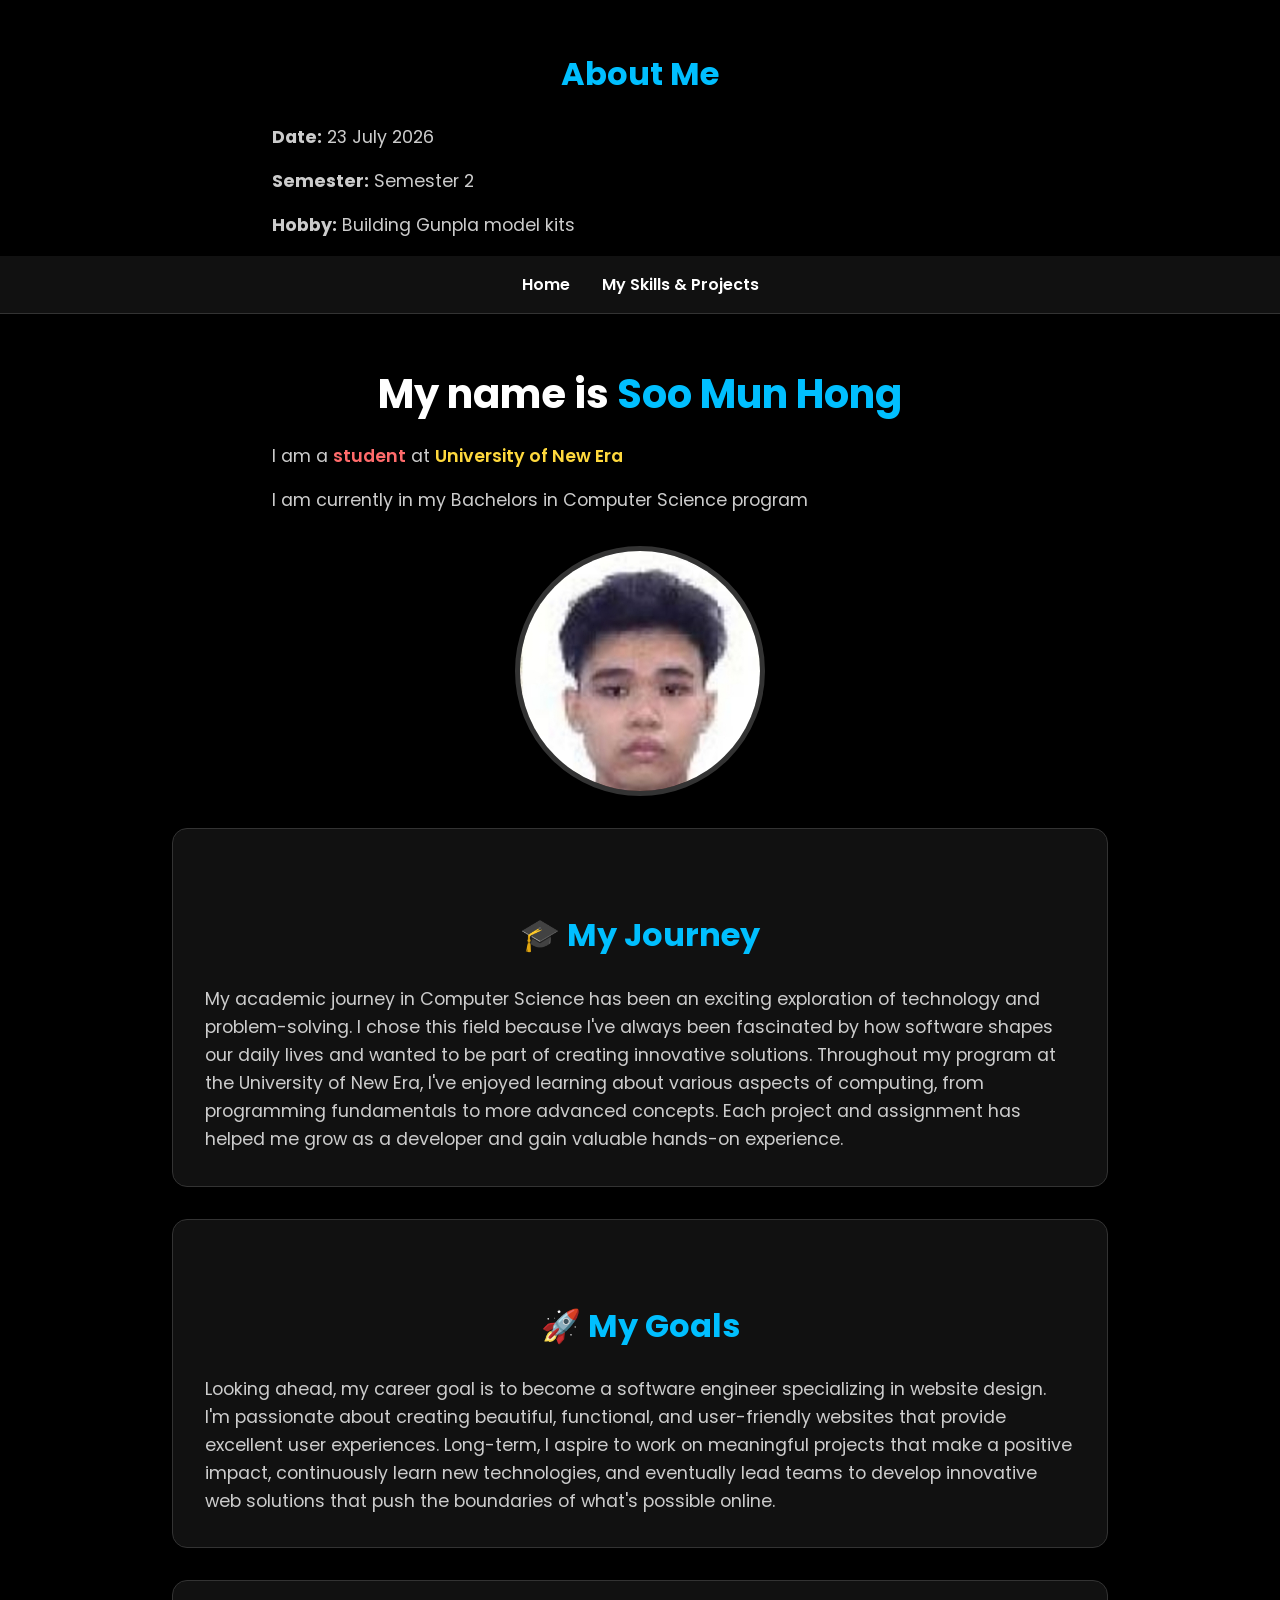
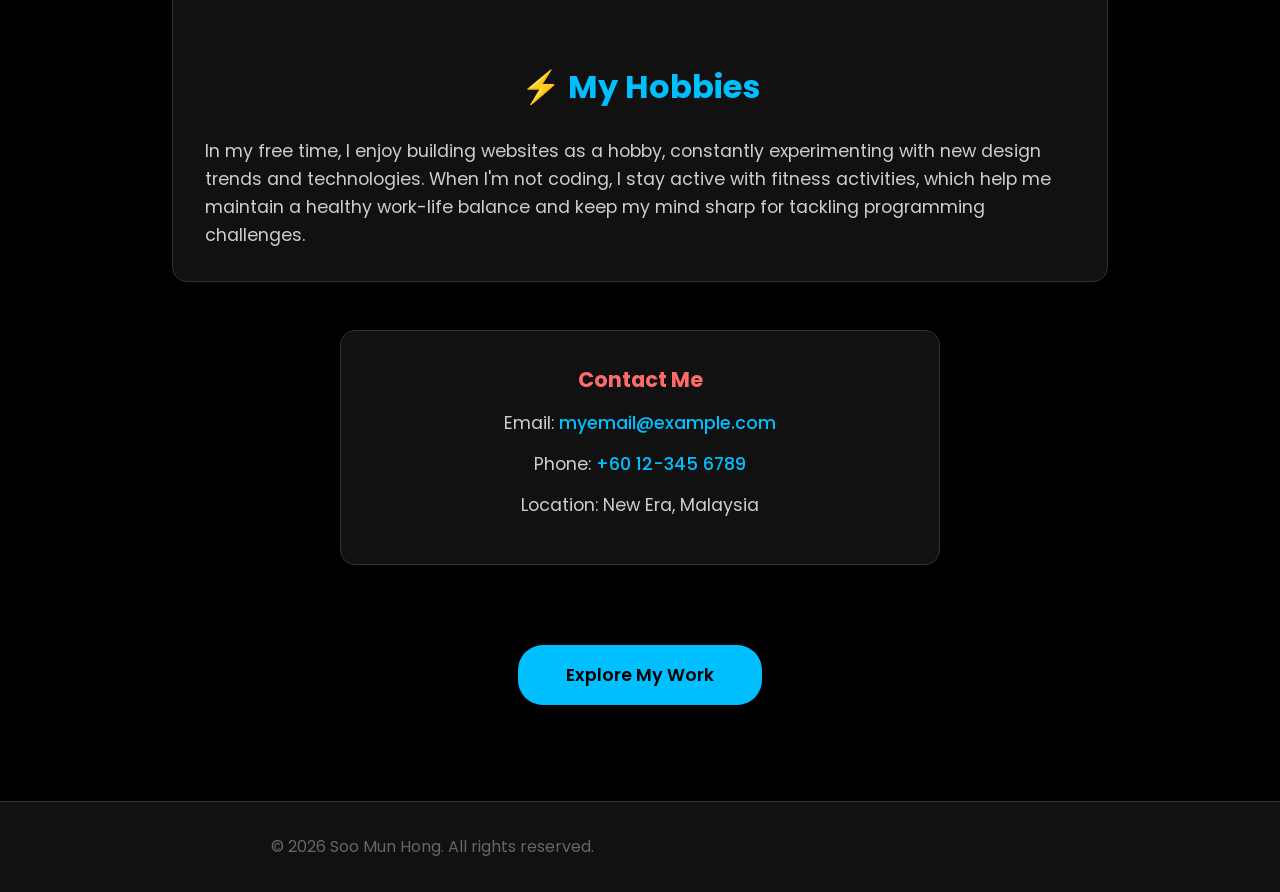
<file: index.html>
<!DOCTYPE html>
<html lang="en">
<head>
    <meta charset="UTF-8">
    <meta name="viewport" content="width=device-width, initial-scale=1.0">
    <title>Soo Mun Hong - Portfolio</title>
    <link rel="preconnect" href="https://fonts.googleapis.com">
    <link rel="preconnect" href="https://fonts.gstatic.com" crossorigin>
    <link href="https://fonts.googleapis.com/css2?family=Poppins:wght@400;500;600;700&display=swap" rel="stylesheet">
    <link rel="stylesheet" href="index.css">
</head>
<body>

    <section>
  <h2>About Me</h2>
  <p><strong>Date:</strong> 23 July 2026</p>
  <p><strong>Semester:</strong> Semester 2</p>
  <p><strong>Hobby:</strong> Building Gunpla model kits</p>
</section>
    
    <!-- Navigation Header -->
    <header>
        <nav class="nav" aria-label="Main navigation">
            <ul>
                <li><a href="index.html">Home</a></li>
                <li><a href="projects.html">My Skills & Projects </a></li>
            </ul>
        </nav>
    </header>

    <!-- Main Content -->
    <main>
        <!-- Hero Section: Introduction -->
        <h1>My name is <span class="name">Soo Mun Hong</span></h1>
        <p>I am a <span class="job">student</span> at <span class="university">University of New Era</span></p>
        <p>I am currently in  my Bachelors in Computer Science program</p>

        <!-- Profile Image -->
        <img src="images/image.png" alt="Profile Picture" class="profile-picture">

        <!-- About Cards Section -->
        <div class="about-section">
            <div class="about-card">
                <h2>🎓 My Journey</h2>
                <p>My academic journey in Computer Science has been an exciting exploration of technology 
                and problem-solving. I chose this field because I've always been fascinated by how software 
                shapes our daily lives and wanted to be part of creating innovative solutions. Throughout my 
                program at the University of New Era, I've enjoyed learning about various aspects of computing, 
                from programming fundamentals to more advanced concepts. Each project and assignment has helped
                me grow as a developer and gain valuable hands-on experience.</p>
            </div>

            <div class="about-card">
                <h2>🚀 My Goals</h2>
                <p>Looking ahead, my career goal is to become a software engineer specializing in website design. 
                I'm passionate about creating beautiful, functional, and user-friendly websites that provide 
                excellent user experiences. Long-term, I aspire to work on meaningful projects that make a 
                positive impact, continuously learn new technologies, and eventually lead teams to develop 
                innovative web solutions that push the boundaries of what's possible online.</p>
            </div>

            <div class="about-card">
                <h2>⚡ My Hobbies</h2>
                <p>In my free time, I enjoy building websites as a hobby, constantly experimenting with new design
                trends and technologies. When I'm not coding, I stay active with fitness activities, which help 
                me maintain a healthy work-life balance and keep my mind sharp for tackling programming challenges.</p>
            </div>
        </div>

        <!-- Contact Section -->
        <div class="contact">
            <h3>Contact Me</h3>
            <p>Email: <a href="mailto:myemail@example.com">myemail@example.com</a></p>
            <p>Phone: <a href="tel:+60123456789">+60 12-345 6789</a></p>
            <p>Location: New Era, Malaysia</p>
        </div>

        <!-- CTA Button -->
        <div class="explore">
            <a href="projects.html" class="cta-button">Explore My Work</a>
        </div>
    </main>

    <!-- Footer -->
    <footer>
        <p>&copy; 2026 Soo Mun Hong. All rights reserved.</p>
    </footer>
</body>
</html>
</file>
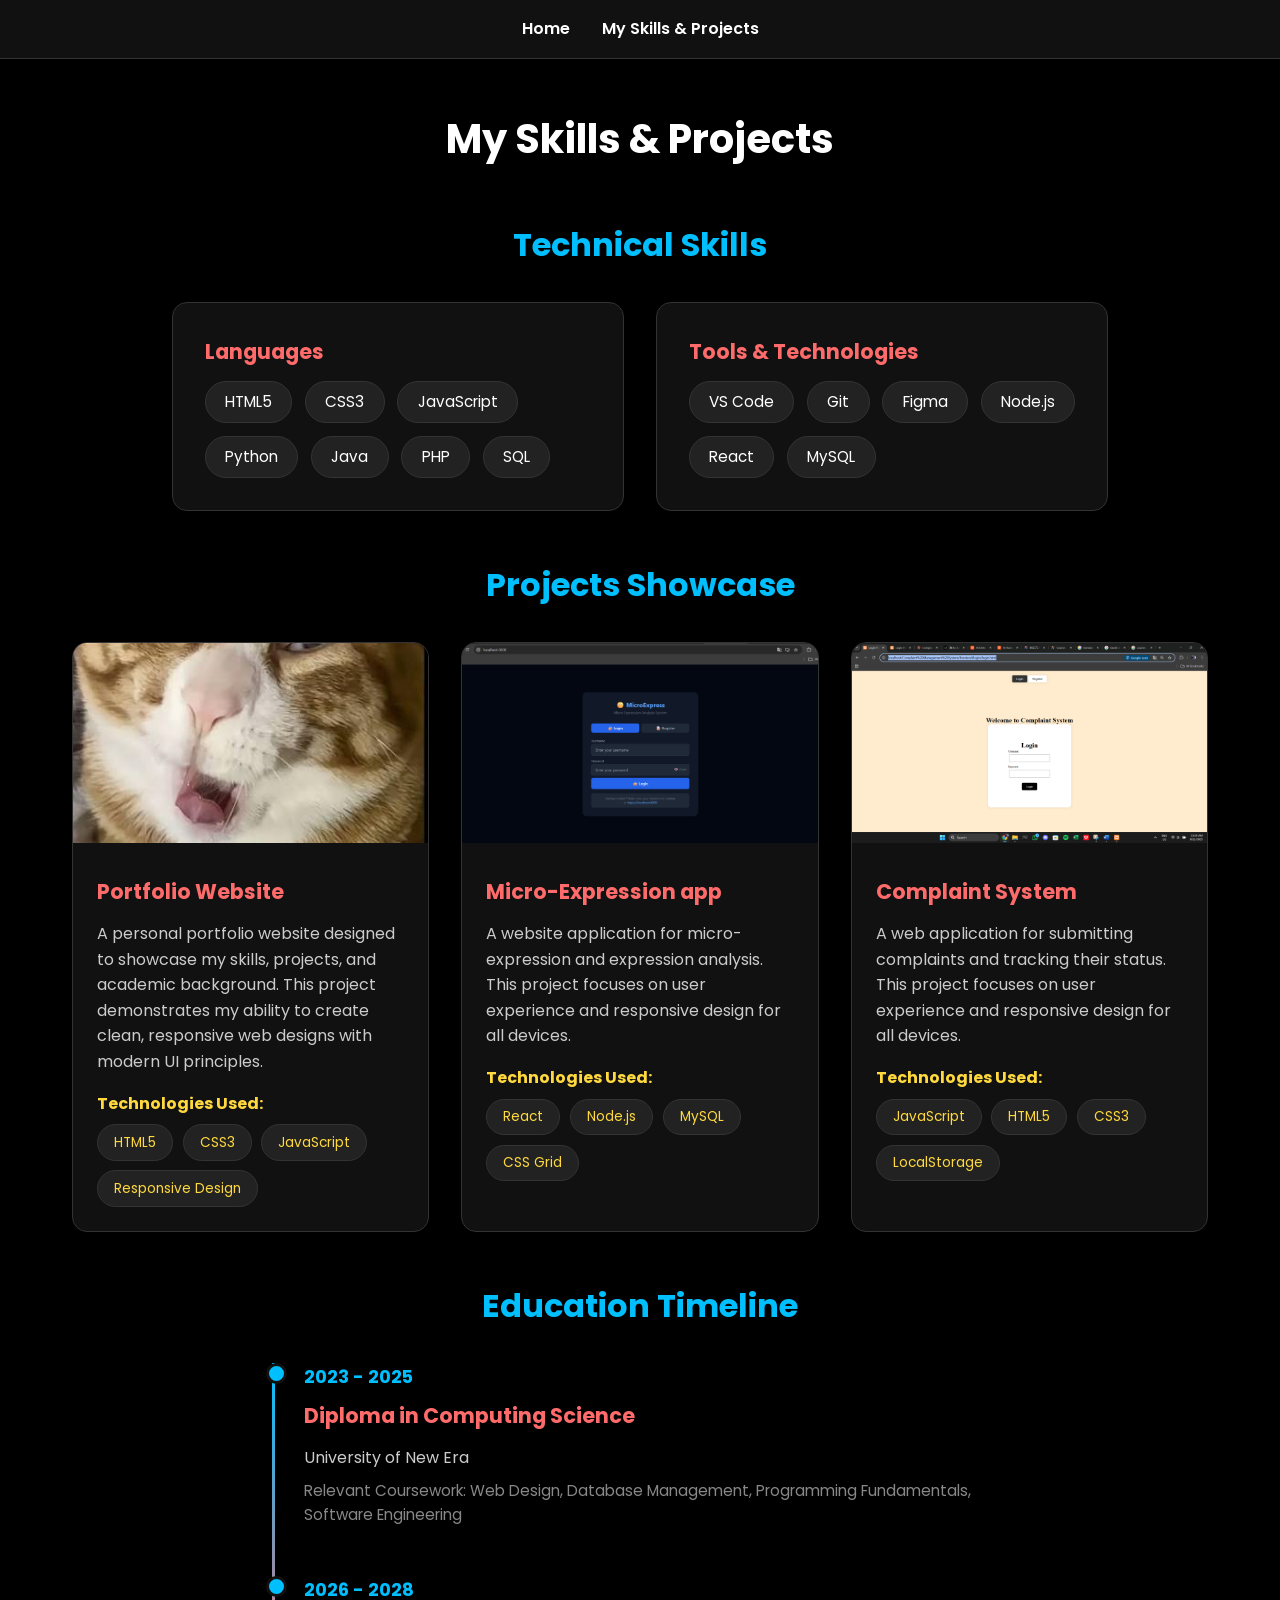
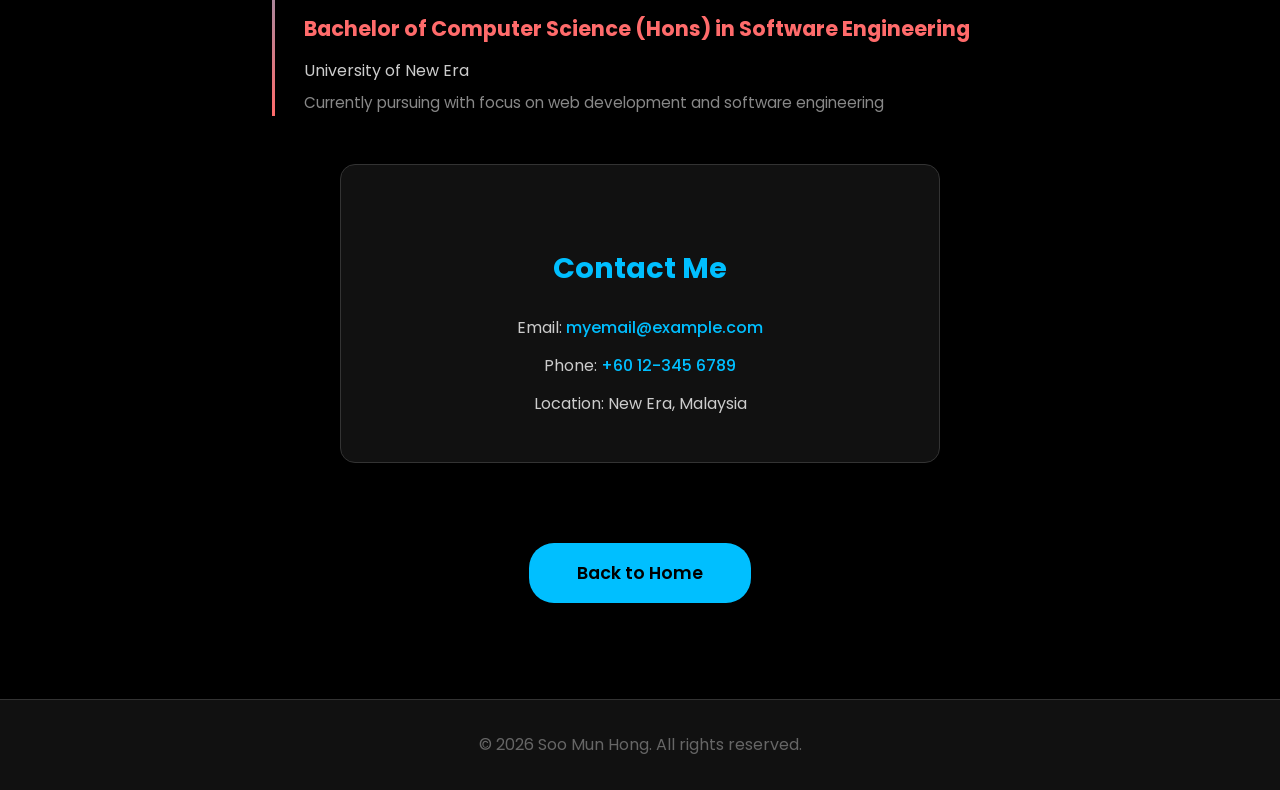
<file: projects.html>
<!DOCTYPE html>
<html lang="en">
<head>
    <meta charset="UTF-8">
    <meta name="viewport" content="width=device-width, initial-scale=1.0">
    <title>SOO MUN HONG SKILL AND PROJECT</title>
    <link rel="preconnect" href="https://fonts.googleapis.com">
    <link rel="preconnect" href="https://fonts.gstatic.com" crossorigin>
    <link href="https://fonts.googleapis.com/css2?family=Poppins:wght@400;500;600;700&display=swap" rel="stylesheet">
    <link rel="stylesheet" href="projects.css">
</head>
<body>
    <!-- Navigation Header (Same as index.html) -->
    <header>
        <nav class="nav" aria-label="Main navigation">
            <ul>
                <li><a href="index.html">Home</a></li>
                <li><a href="projects.html">My Skills & Projects </a></li>
            </ul>
        </nav>
    </header>

    <!-- Main Content -->
    <main>
        <h1>My Skills & Projects</h1>

        <!-- Technical Skills Section -->
        <section class="skills-section">
            <h2>Technical Skills</h2>
            <div class="skills-grid">
                <div class="skill-category">
                    <h3>Languages</h3>
                    <ul class="skill-list">
                        <li>HTML5</li>
                        <li>CSS3</li>
                        <li>JavaScript</li>
                        <li>Python</li>
                        <li>Java</li>
                        <li>PHP</li>
                        <li>SQL</li>
                    </ul>
                </div>
                <div class="skill-category">
                    <h3>Tools & Technologies</h3>
                    <ul class="skill-list">
                        <li>VS Code</li>
                        <li>Git</li>
                        <li>Figma</li>
                        <li>Node.js</li>
                        <li>React</li>
                        <li>MySQL</li>
                    </ul>
                </div>
            </div>
        </section>

        <!-- Projects Showcase Section -->
        <section class="projects-section">
            <h2>Projects Showcase</h2>
            <div class="projects-grid">
                <!-- Project 1: Portfolio Website -->
                <div class="project-card">
                    <img src="images/profile.jpg" alt="Portfolio Website" class="project-image">
                    <div class="project-content">
                        <h3>Portfolio Website</h3>
                        <p>A personal portfolio website designed to showcase my skills, projects, and academic background. This project demonstrates my ability to create clean, responsive web designs with modern UI principles.</p>
                        <h4>Technologies Used:</h4>
                        <ul class="tech-list">
                            <li>HTML5</li>
                            <li>CSS3</li>
                            <li>JavaScript</li>
                            <li>Responsive Design</li>
                        </ul>
                    </div>
                </div>

                <!-- Project 2: Micro-Expression App -->
                <div class="project-card">
                    <img src="images/micro-expression-app.png" alt="Micro-Expression app" class="project-image">
                    <div class="project-content">
                        <h3>Micro-Expression app</h3>
                        <p>A website application for micro-expression and expression analysis. This project focuses on user experience and responsive design for all devices.</p>
                        <h4>Technologies Used:</h4>
                        <ul class="tech-list">
                            <li>React</li>
                            <li>Node.js</li>
                            <li>MySQL</li>
                            <li>CSS Grid</li>
                        </ul>
                    </div>
                </div>

                <!-- Project 3: Complaint System -->
                <div class="project-card">
                    <img src="images/complaint-system.png" alt="Complaint System" class="project-image">
                    <div class="project-content">
                        <h3>Complaint System</h3>
                        <p>A web application for submitting complaints and tracking their status. This project focuses on user experience and responsive design for all devices.</p>
                        <h4>Technologies Used:</h4>
                        <ul class="tech-list">
                            <li>JavaScript</li>
                            <li>HTML5</li>
                            <li>CSS3</li>
                            <li>LocalStorage</li>
                        </ul>
                    </div>
                </div>
            </div>
        </section>

        <!-- Education Timeline Section -->
        <section class="timeline-section">
            <h2>Education Timeline</h2>
            <div class="timeline">
                <div class="timeline-item">
                    <div class="timeline-date">2023 - 2025</div>
                    <div class="timeline-content">
                        <h3>Diploma in Computing Science</h3>
                        <p>University of New Era</p>
                        <p class="timeline-details">Relevant Coursework: Web Design, Database Management, Programming Fundamentals, Software Engineering</p>
                    </div>
                </div>
                <div class="timeline-item">
                    <div class="timeline-date">2026 - 2028</div>
                    <div class="timeline-content">
                        <h3>Bachelor of Computer Science (Hons) in Software Engineering</h3>
                        <p>University of New Era</p>
                        <p class="timeline-details">Currently pursuing with focus on web development and software engineering</p>
                    </div>
                </div>
            </div>
        </section>

        <!-- Contact Section -->
        <div class="contact">
            <h2>Contact Me</h2>
            <p>Email: <a href="mailto:myemail@example.com">myemail@example.com</a></p>
            <p>Phone: <a href="tel:+60123456789">+60 12-345 6789</a></p>
            <p>Location: New Era, Malaysia</p>
        </div>
    </main>

    <!-- Back to Home Button -->
    <div class="back-to-Home">
        <a href="index.html" class="cta-button">Back to Home</a>
    </div>

    <!-- Footer (Same as index.html) -->
    <footer>
        <p>&copy; 2026 Soo Mun Hong. All rights reserved.</p>
    </footer>
</body>
</html>
</file>
<file: index.css>
* {
    margin: 0;
    padding: 0;
    box-sizing: border-box;
}

body {
    font-family: 'Poppins', sans-serif;
    background: #000;
    min-height: 100vh;
    color: #fff;
    line-height: 1.6;
}

.nav {
    background-color: #111;
    padding: 1rem 2rem;
    border-bottom: 1px solid #333;
}

.nav ul {
    list-style: none;
    display: flex;
    justify-content: center;
    gap: 2rem;
}

.nav a {
    text-decoration: none;
    color: #fff;
    font-weight: 600;
    transition: color 0.3s ease;
}

.nav a:hover {
    color: #00bfff;
}

h1 {
    text-align: center;
    color: #fff;
    font-size: 2.5rem;
    margin: 3rem 1rem 1rem;
}

h2 {
    text-align: center;
    color: #00bfff;
    font-size: 2rem;
    margin: 3rem 1rem 1.5rem;
}

h3 {
    color: #ff6b6b;
    font-size: 1.3rem;
    margin-bottom: 0.8rem;
}

.name {
    color: #00bfff;
}

p {
    max-width: 800px;
    margin: 1rem auto;
    padding: 0 2rem;
    color: #ccc;
    font-size: 1.1rem;
}

.job {
    color: #ff6b6b;
    font-weight: 600;
}

.university {
    color: #ffd93d;
    font-weight: 600;
}

.profile-picture {
    display: block;
    margin: 2rem auto;
    width: 250px;
    height: 250px;
    border-radius: 50%;
    object-fit: cover;
    border: 5px solid #333;
}

.about-section {
    max-width: 1000px;
    margin: 0 auto;
    padding: 0 2rem;
}

.about-card {
    background-color: #111;
    padding: 2rem;
    border-radius: 15px;
    border: 1px solid #333;
    margin-bottom: 2rem;
    transition: all 0.3s ease;
}

.about-card:hover {
    transform: translateY(-5px);
    box-shadow: 0 10px 30px rgba(0, 191, 255, 0.2);
}

.about-card p {
    max-width: 100%;
    padding: 0;
    margin: 1rem 0 0;
}

.contact {
    background-color: #111;
    max-width: 600px;
    margin: 3rem auto;
    padding: 2rem;
    border-radius: 15px;
    border: 1px solid #333;
    text-align: center;
}

.contact h2 {
    color: #00bfff;
    margin-bottom: 1.5rem;
    font-size: 1.8rem;
}

.contact p {
    color: #ccc;
    margin: 0.8rem 0;
    padding: 0;
}

.contact a {
    color: #00bfff;
    text-decoration: none;
    font-weight: 500;
}

.contact a:hover {
    text-decoration: underline;
}

.cta-button {
    display: inline-block;
    margin: 2rem auto 4rem;
    padding: 1rem 3rem;
    background: #00bfff;
    color: #000;
    text-decoration: none;
    border-radius: 25px;
    font-size: 1.1rem;
    font-weight: 600;
    cursor: pointer;
    transition: all 0.3s ease;
}

.cta-button:hover {
    background: #0099cc;
    transform: translateY(-3px);
}

.explore {
    display: flex;
    justify-content: center;
}

footer {
    background-color: #111;
    text-align: center;
    padding: 2rem;
    margin-top: 2rem;
    border-top: 1px solid #333;
}

footer p {
    color: #666;
    margin: 0;
    padding: 0;
    font-size: 1rem;
}

@media (max-width: 768px) {
    h1 {
        font-size: 1.8rem;
    }

    p {
        font-size: 1rem;
        padding: 0 1.5rem;
    }

    .profile-picture {
        width: 200px;
        height: 200px;
    }

    .contact {
        margin: 2rem 1.5rem;
        padding: 1.5rem;
    }

    .cta-button {
        padding: 0.8rem 2rem;
        font-size: 1rem;
    }

    .nav ul {
        gap: 1.5rem;
    }
}

@media (max-width: 480px) {
    h1 {
        font-size: 1.5rem;
    }

    .nav ul {
        flex-direction: column;
        align-items: center;
        gap: 1rem;
    }
}
</file>
<file: projects.css>
* {
    margin: 0;
    padding: 0;
    box-sizing: border-box;
}

body {
    font-family: 'Poppins', sans-serif;
    background: #000;
    min-height: 100vh;
    color: #fff;
    line-height: 1.6;
}

.nav {
    background-color: #111;
    padding: 1rem 2rem;
    border-bottom: 1px solid #333;
}

.nav ul {
    list-style: none;
    display: flex;
    justify-content: center;
    gap: 2rem;
}

.nav a {
    text-decoration: none;
    color: #fff;
    font-weight: 600;
    transition: color 0.3s ease;
}

.nav a:hover {
    color: #00bfff;
}

h1 {
    text-align: center;
    color: #fff;
    font-size: 2.5rem;
    margin: 3rem 1rem 1rem;
}

h2 {
    text-align: center;
    color: #00bfff;
    font-size: 2rem;
    margin: 3rem 1rem 1.5rem;
}

h3 {
    color: #ff6b6b;
    font-size: 1.3rem;
    margin-bottom: 0.8rem;
}

h4 {
    color: #ffd93d;
    font-size: 1rem;
    margin: 1rem 0 0.5rem;
}

p {
    color: #ccc;
    font-size: 1rem;
}

.skills-section {
    max-width: 1000px;
    margin: 0 auto;
    padding: 0 2rem;
}

.skills-grid {
    display: grid;
    grid-template-columns: repeat(auto-fit, minmax(300px, 1fr));
    gap: 2rem;
    margin-top: 2rem;
}

.skill-category {
    background-color: #111;
    padding: 2rem;
    border-radius: 15px;
    border: 1px solid #333;
}

.skill-list {
    list-style: none;
    display: flex;
    flex-wrap: wrap;
    gap: 0.8rem;
}

.skill-list li {
    background-color: #222;
    padding: 0.5rem 1.2rem;
    border-radius: 25px;
    font-size: 0.95rem;
    color: #fff;
    border: 1px solid #333;
    transition: all 0.3s ease;
}

.skill-list li:hover {
    background-color: #00bfff;
    color: #000;
    transform: translateY(-2px);
}

.projects-section {
    max-width: 1200px;
    margin: 0 auto;
    padding: 0 2rem;
}

.projects-grid {
    display: grid;
    grid-template-columns: repeat(auto-fit, minmax(350px, 1fr));
    gap: 2rem;
    margin-top: 2rem;
}

.project-card {
    background-color: #111;
    border-radius: 15px;
    overflow: hidden;
    border: 1px solid #333;
    transition: all 0.3s ease;
}

.project-card:hover {
    transform: translateY(-5px);
    box-shadow: 0 10px 30px rgba(0, 191, 255, 0.2);
}

.project-image {
    width: 100%;
    height: 200px;
    object-fit: cover;
}

.project-content {
    padding: 1.5rem;
}

.project-content p {
    margin-bottom: 1rem;
}

.tech-list {
    list-style: none;
    display: flex;
    flex-wrap: wrap;
    gap: 0.6rem;
}

.tech-list li {
    background-color: #222;
    padding: 0.4rem 1rem;
    border-radius: 20px;
    font-size: 0.85rem;
    color: #ffd93d;
    border: 1px solid #333;
}

.timeline-section {
    max-width: 800px;
    margin: 0 auto;
    padding: 0 2rem;
}

.timeline {
    position: relative;
    margin-top: 2rem;
    padding-left: 2rem;
}

.timeline::before {
    content: '';
    position: absolute;
    left: 0;
    top: 0;
    bottom: 0;
    width: 3px;
    background: linear-gradient(to bottom, #00bfff, #ff6b6b);
}

.timeline-item {
    position: relative;
    margin-bottom: 3rem;
}

.timeline-item::before {
    content: '';
    position: absolute;
    left: -2.35rem;
    top: 0;
    width: 15px;
    height: 15px;
    border-radius: 50%;
    background-color: #00bfff;
    border: 3px solid #111;
}

.timeline-date {
    color: #00bfff;
    font-weight: 700;
    font-size: 1.1rem;
    margin-bottom: 0.5rem;
}

.timeline-details {
    color: #888;
    font-size: 0.95rem;
    margin-top: 0.5rem;
}

.contact {
    background-color: #111;
    max-width: 600px;
    margin: 3rem auto;
    padding: 2rem;
    border-radius: 15px;
    border: 1px solid #333;
    text-align: center;
}

.contact h2 {
    color: #00bfff;
    margin-bottom: 1.5rem;
    font-size: 1.8rem;
}

.contact p {
    color: #ccc;
    margin: 0.8rem 0;
    padding: 0;
}

.contact a {
    color: #00bfff;
    text-decoration: none;
    font-weight: 500;
}

.contact a:hover {
    text-decoration: underline;
}

.cta-button {
    display: inline-block;
    margin: 2rem auto 4rem;
    padding: 1rem 3rem;
    background: #00bfff;
    color: #000;
    text-decoration: none;
    border-radius: 25px;
    font-size: 1.1rem;
    font-weight: 600;
    cursor: pointer;
    transition: all 0.3s ease;
}

.cta-button:hover {
    background: #0099cc;
    transform: translateY(-3px);
}

.back-to-Home {
    display: flex;
    justify-content: center;
}

footer {
    background-color: #111;
    text-align: center;
    padding: 2rem;
    margin-top: 2rem;
    border-top: 1px solid #333;
}

footer p {
    color: #666;
    margin: 0;
    padding: 0;
    font-size: 1rem;
}

@media (max-width: 768px) {
    h1 {
        font-size: 1.8rem;
    }

    h2 {
        font-size: 1.6rem;
    }

    .projects-grid {
        grid-template-columns: 1fr;
    }

    .skills-grid {
        grid-template-columns: 1fr;
    }

    .timeline {
        padding-left: 1.5rem;
    }

    .timeline-item::before {
        left: -1.85rem;
    }

    .contact {
        margin: 2rem 1.5rem;
        padding: 1.5rem;
    }
}

@media (max-width: 480px) {
    h1 {
        font-size: 1.5rem;
    }

    .nav ul {
        flex-direction: column;
        align-items: center;
        gap: 1rem;
    }
}
</file>
